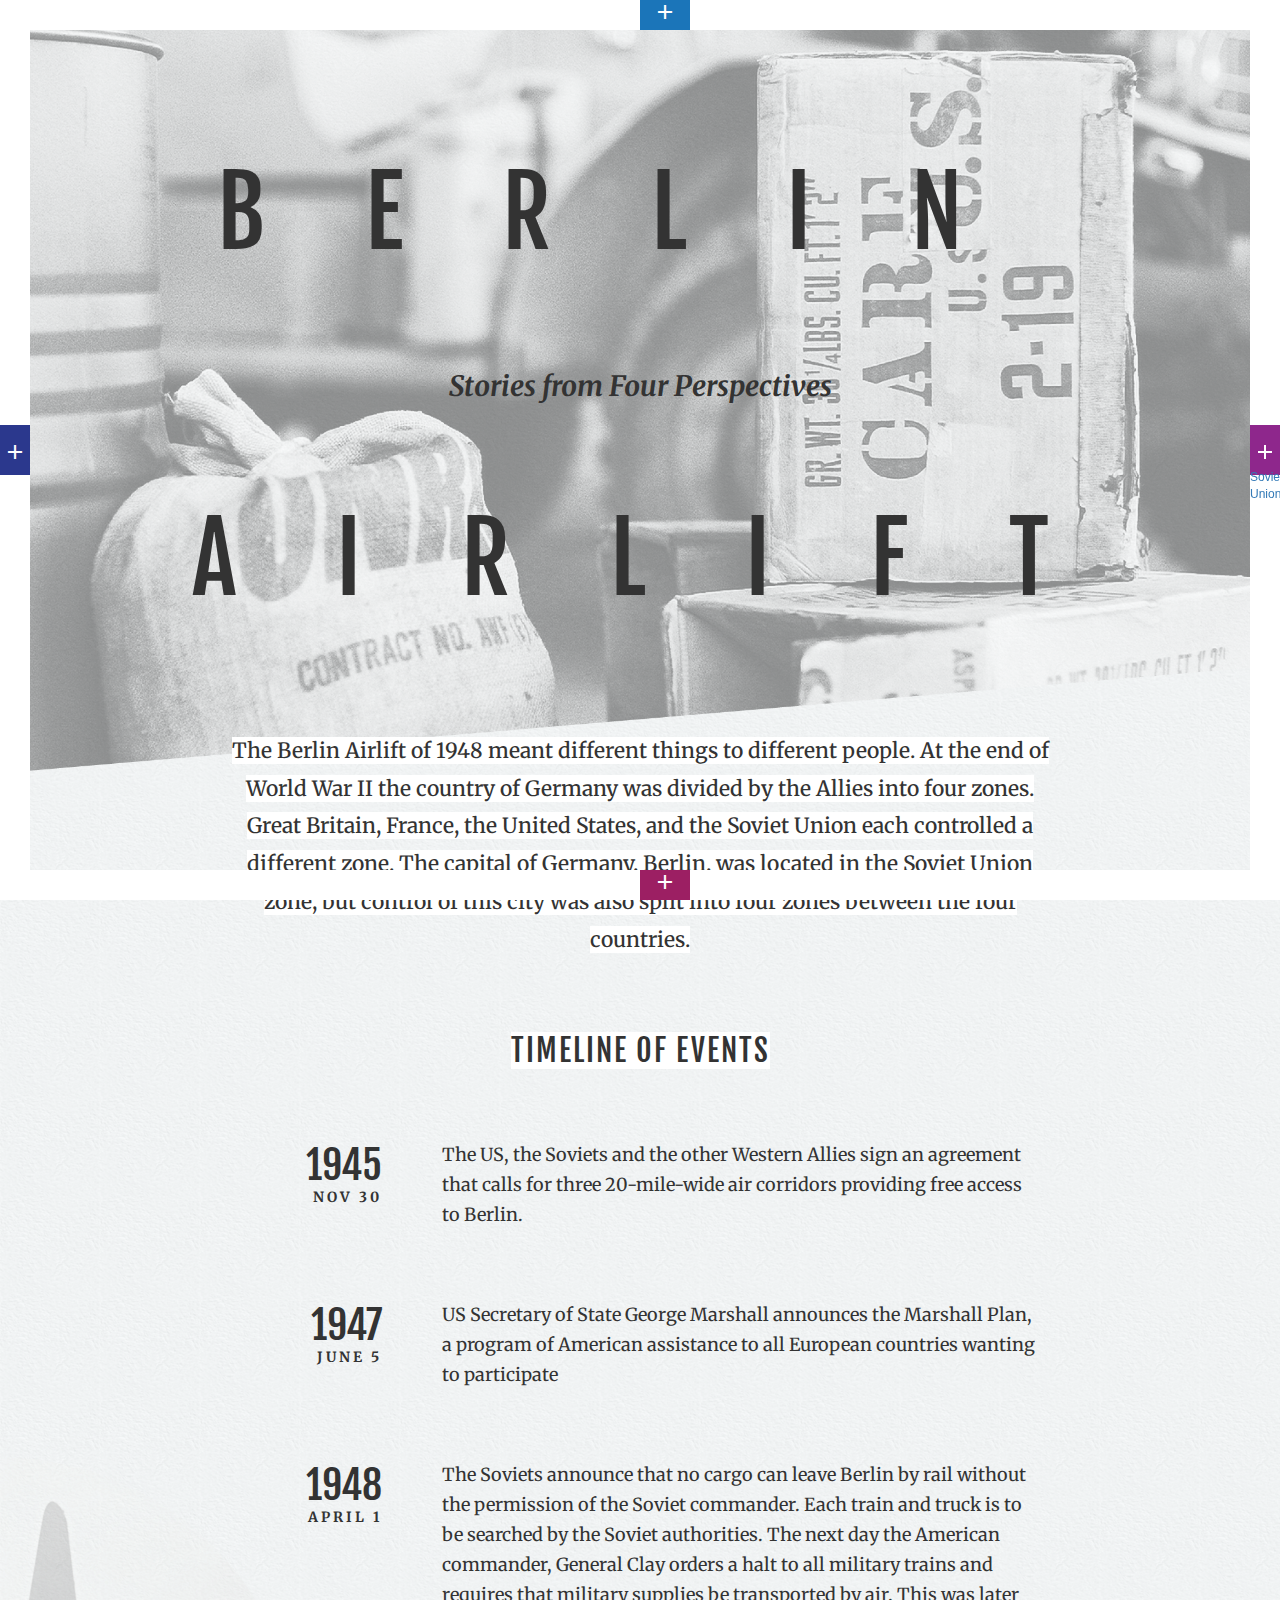
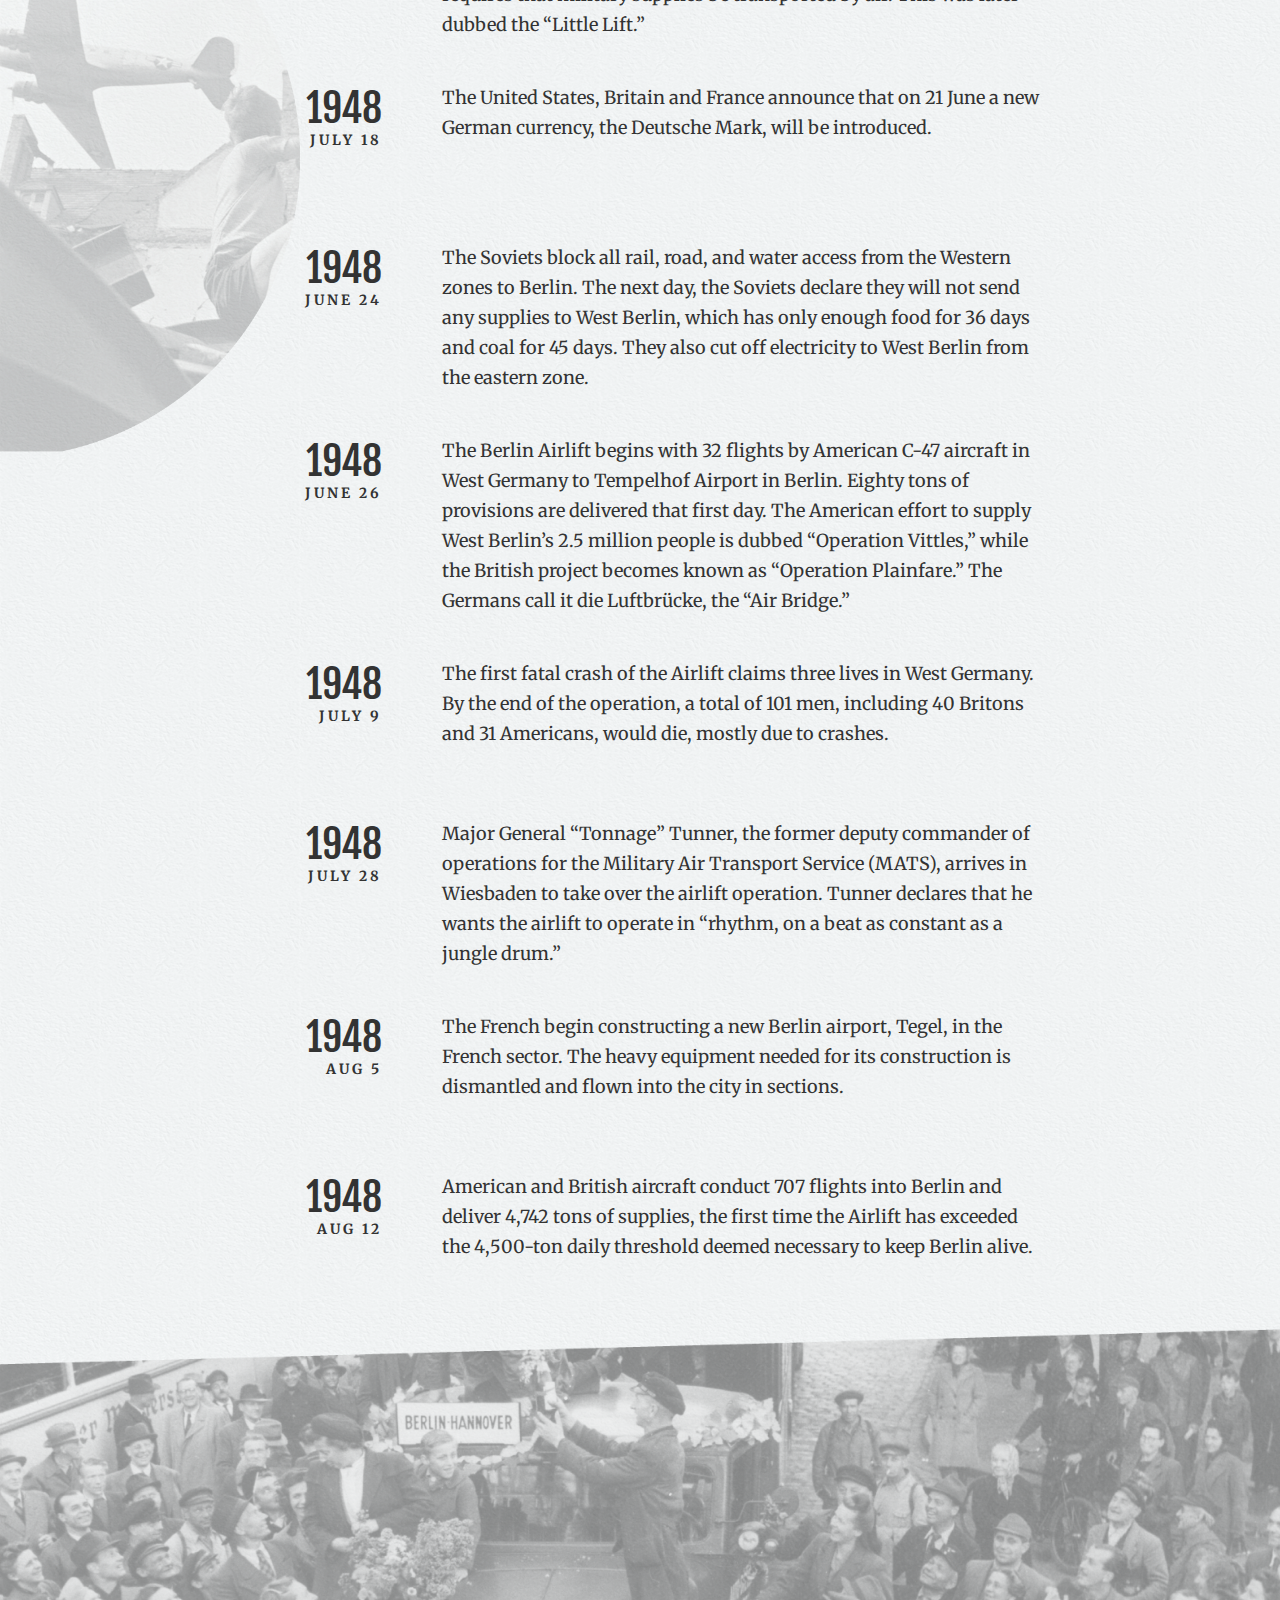
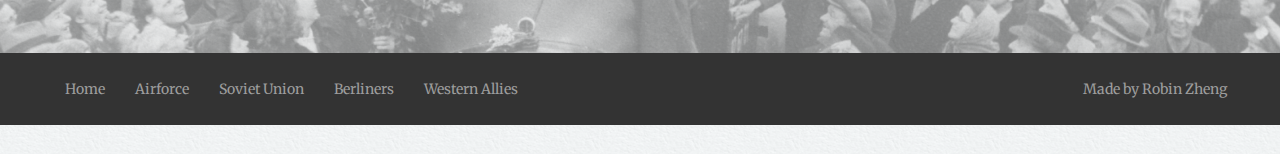
<file: index.html>
<!DOCTYPE html>
<html lang="en">
  <head>
    <meta charset="utf-8">
	<meta http-equiv="X-UA-Compatible" content="IE=edge">
	<meta name="viewport" content="width=device-width, initial-scale=1">
    <title>Home</title>
    <link href="https://fonts.googleapis.com/css?family=Fjalla+One|Merriweather:400,700,300,400italic|Merriweather+Sans:400,300,700" rel="stylesheet" type="text/css">
    
    <!-- Bootstrap -->
	<link href="css/bootstrap.css" rel="stylesheet">

	<!-- HTML5 shim and Respond.js for IE8 support of HTML5 elements and media queries -->
	<!-- WARNING: Respond.js doesn't work if you view the page via file:// -->
	<!--[if lt IE 9]>
		  <script src="https://oss.maxcdn.com/html5shiv/3.7.2/html5shiv.min.js"></script>
		  <script src="https://oss.maxcdn.com/respond/1.4.2/respond.min.js"></script>
		<![endif]-->
    <link href="style.css" rel="stylesheet" type="text/css" />
	<link href="https://fonts.googleapis.com/icon?family=Material+Icons"
      rel="stylesheet">
    
  </head>
  
<body id="Home-Page">
	
    
<!-- WHITE BORDER & NAV -->

<div id="left"></div>
<div id="right"></div>
<div id="top"></div>
<div id="bottom"></div>


    <a href="Airforce.html" >
    	<div id="north" > <i class="material-icons horizontal">add</i> <span class="nav-airforce">Airforce</span> </div>
    </a>
    <a href="Berliners.html" >
    	<div id="south" > <i class="material-icons horizontal">add</i> <span class="nav-berliners"> Berliners </span> </div>
    </a>
    <a href="Soviet-Union.html" >
    	<div id="east" > <i class="material-icons vertical">add</i> <span class="nav-soviet-union"> Soviet Union </span> </div>
    </a>
    <a href="Western-Allies.html" > <div id="west" >
    	<i class="material-icons vertical">add</i> <span class="nav-western-allies"> Western Allies </span> </div>
    </a>
    

    
<div class="container landing-image">
  
 <!--"Berline Airlift" Title-->
 
 <div class="row">
    <div class="col-sm-12" id="home-page-column-1">
      	<h1 id="Site-title-Berlin">BERLIN</h1> 
    	<h2 id="Site-tagline"> Stories from Four Perspectives </h2> 
    	<h1 id="Site-title-Airlift"> AIRLIFT </h1>
         <!--<p id="Scroll-down"> scroll down </p>-->
    </div>
  </div>
  
 <!--Introduction Paragraph-->

 <div class="row">
        <div class="col-lg-12">
        	<h2 id="introduction-text"> <span class="body-white"> The Berlin Airlift of 1948 meant different things to different people. At the end of World War II the country of Germany was divided by the Allies into four zones. Great Britain, France, the United States, and the Soviet Union each controlled a different zone. The capital of Germany, Berlin, was located in the Soviet Union zone, but control of this city was also split into four zones between the four countries.  </span> </h2>
             <h3 id="Timeline-Title" > <span class="body-white"> TIMELINE OF EVENTS </span> </h3> 
        </div>
   </div>
   
 <!--Timeline-->
   <div class="row">
    <div class="col-sm-4 timeline-date">
        <p class="timeline-year"> 1945 </p> 
        <p class="timeline-month"> Nov 30  </p> 
    </div>
    <div class="col-sm-8 timeline-description" >
    	<p class="timeline-description">  The US, the Soviets and the other Western Allies sign an agreement that calls for three 20-mile-wide air corridors providing free access to Berlin.  </p>
    </div>
 	
    </div>
   <div class="row">
    <div class="col-sm-4 timeline-date">
        <p class="timeline-year"> 1947 </p> 
        <p class="timeline-month"> June 5 </p> 
    </div>
    <div class="col-sm-8" >
    	<p class="timeline-description">  US Secretary of State George Marshall announces the Marshall Plan, a program of American assistance to all European countries wanting to participate </p>
    </div>
 	
    </div>
   <div class="row">
    <div class="col-sm-4 timeline-date">
        <p class="timeline-year"> 1948 </p> 
        <p class="timeline-month"> April 1 </p> 
    </div>
    <div class="col-sm-8">
    	<p class="timeline-description">  The Soviets announce that no cargo can leave Berlin by rail without the permission of the Soviet commander. Each train and truck is to be searched by the Soviet authorities. The next day the American commander, General Clay orders a halt to all military trains and requires that military supplies be transported by air. This was later dubbed the “Little Lift.” </p>
    </div>
 <div id="page-background" style="position:absolute;"> <img src="images/background-shape-1.png" width="300px" height="auto" alt="blah"/></div>
  </div>
   <div class="row">
    <div class="col-sm-4 timeline-date">
        <p class="timeline-year"> 1948 </p> 
        <p class="timeline-month"> July 18 </p> 
    </div>
    <div class="col-sm-8" >
    	<p class="timeline-description">  The United States, Britain and France announce that on 21 June a new German currency, the Deutsche Mark, will be introduced.  </p>
    </div>
 	
    </div>
   <div class="row">
    <div class="col-sm-4 timeline-date">
        <p class="timeline-year"> 1948 </p> 
        <p class="timeline-month"> June 24 </p> 
    </div>
    <div class="col-sm-8">
    	<p class="timeline-description">  The Soviets block all rail, road, and water access from the Western zones to Berlin. The next day, the Soviets declare they will not send any supplies to West Berlin, which has only enough food for 36 days and coal for 45 days. They also cut off electricity to West Berlin from the eastern zone.  </p>
    </div>
 	
    </div>
    <div class="row">
    <div class="col-sm-4 timeline-date">
        <p class="timeline-year"> 1948 </p> 
        <p class="timeline-month"> June 26 </p> 
    </div>
    <div class="col-sm-8">
    	<p class="timeline-description"> The Berlin Airlift begins with 32 flights by American C-47 aircraft in West Germany to Tempelhof Airport in Berlin. Eighty tons of provisions are delivered that first day. The American effort to supply West Berlin’s 2.5 million people is dubbed “Operation Vittles,” while the British project becomes known as “Operation Plainfare.” The Germans call it die Luftbrücke, the “Air Bridge.”  </p>
    </div>
 	
    </div>
    <div class="row">
    <div class="col-sm-4 timeline-date">
        <p class="timeline-year"> 1948 </p> 
        <p class="timeline-month"> July 9 </p> 
    </div>
    <div class="col-sm-8">
    	<p class="timeline-description">  The first fatal crash of the Airlift claims three lives in West Germany. By the end of the operation, a total of 101 men, including 40 Britons and 31 Americans, would die, mostly due to crashes.  </p>
    </div>
 	
    </div>
    <div class="row">
    <div class="col-sm-4 timeline-date">
        <p class="timeline-year"> 1948 </p> 
        <p class="timeline-month"> July 28 </p> 
    </div>
    <div class="col-sm-8">
    	<p class="timeline-description">  Major General “Tonnage” Tunner, the former deputy commander of operations for the Military Air Transport Service (MATS), arrives in Wiesbaden to take over the airlift operation. Tunner declares that he wants the airlift to operate in “rhythm, on a beat as constant as a jungle drum.” </p>
    </div>
 	
    </div>
    <div class="row">
    <div class="col-sm-4 timeline-date">
        <p class="timeline-year"> 1948 </p> 
        <p class="timeline-month"> Aug 5 </p> 
    </div>
    <div class="col-sm-8">
    	<p class="timeline-description">  The French begin constructing a new Berlin airport, Tegel, in the French sector. The heavy equipment needed for its construction is dismantled and flown into the city in sections. </p>
    </div>
 	
    </div>
    <div class="row">
    <div class="col-sm-4 timeline-date">
        <p class="timeline-year"> 1948 </p> 
        <p class="timeline-month"> Aug 12 </p> 
    </div>
    <div class="col-sm-8">
    	<p class="timeline-description">  American and British aircraft conduct 707 flights into Berlin and deliver 4,742 tons of supplies, the first time the Airlift has exceeded the 4,500-ton daily threshold deemed necessary to keep Berlin alive.  </p>
    </div>
 	
    </div>
 
<!--Timeline-->

</div><!--container-->

 <div class="row">
      <img src="images/img-footer-2.png" width="1611" height="410" alt="df" class="footer"/> 
 </div>

<div id="footer"><!--footer-->


<nav class="navbar navbar-inverse">
  <div class="container-fluid">
    <ul class="nav navbar-nav">
      <li><a href="index.html" id="nav-home">Home</a></li>
      <li><a href="Airforce.html" id="nav-airforce">Airforce</a></li>
      <li><a href="Soviet-Union.html" id="nav-soviet-union">Soviet Union</a></li>
      <li><a href="Berliners.html" id="nav-berliners">Berliners</a></li>
      <li><a href="Western-Allies.html" id="nav-western-allies">Western Allies</a></li>
    </ul>
    <ul class="nav navbar-nav navbar-right">
      <li><a href="https://www.linkedin.com/in/zhengrobin"> Made by Robin Zheng </a></li>
    </ul>
  </div>
</nav>

</div><!--footer-->


<!-----------------------------------------------------JAVASCRIPT / JQUERY------------------------------------------------------->
   
    
    
    <!-- jQuery (necessary for Bootstrap's JavaScript plugins) --> 
	<script src="js/jquery-1.11.3.min.js"></script>
    <script>
	$( "#north" ).hover(function() {
  		$( ".landing-image" ).toggleClass( "airforce");
		$( ".nav-airforce" ).toggleClass( "active" );
	});
	$( "#west" ).hover(function() {
  		$( ".landing-image" ).toggleClass( "western-allies");
		$( ".nav-western-allies" ).toggleClass( "active" );
	});
	$( "#south" ).hover(function() {
  		$( ".landing-image" ).toggleClass( "berliners");
		$( ".nav-berliners" ).toggleClass( "active" );
	});
    </script>

	<!-- Include all compiled plugins (below), or include individual files as needed --> 
	<script src="js/bootstrap.js"></script>
  </body>
</html>
</file>
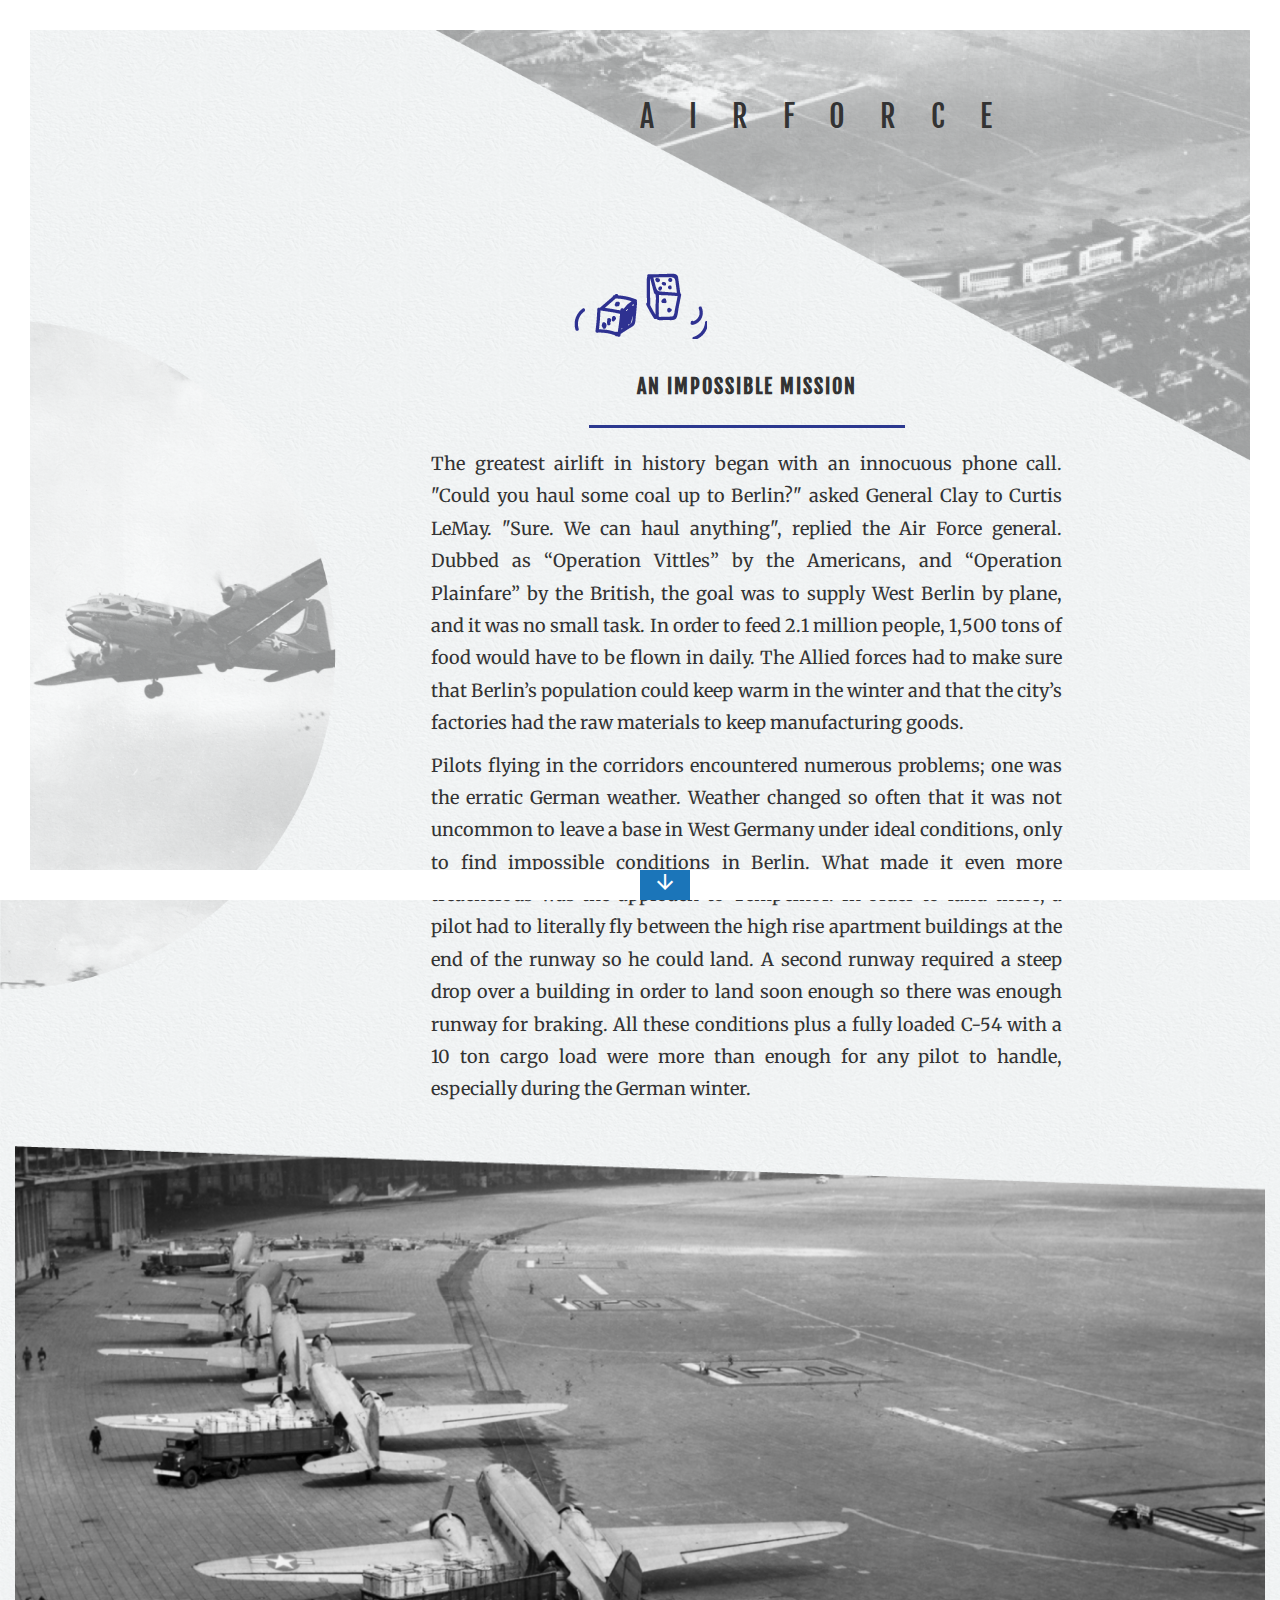
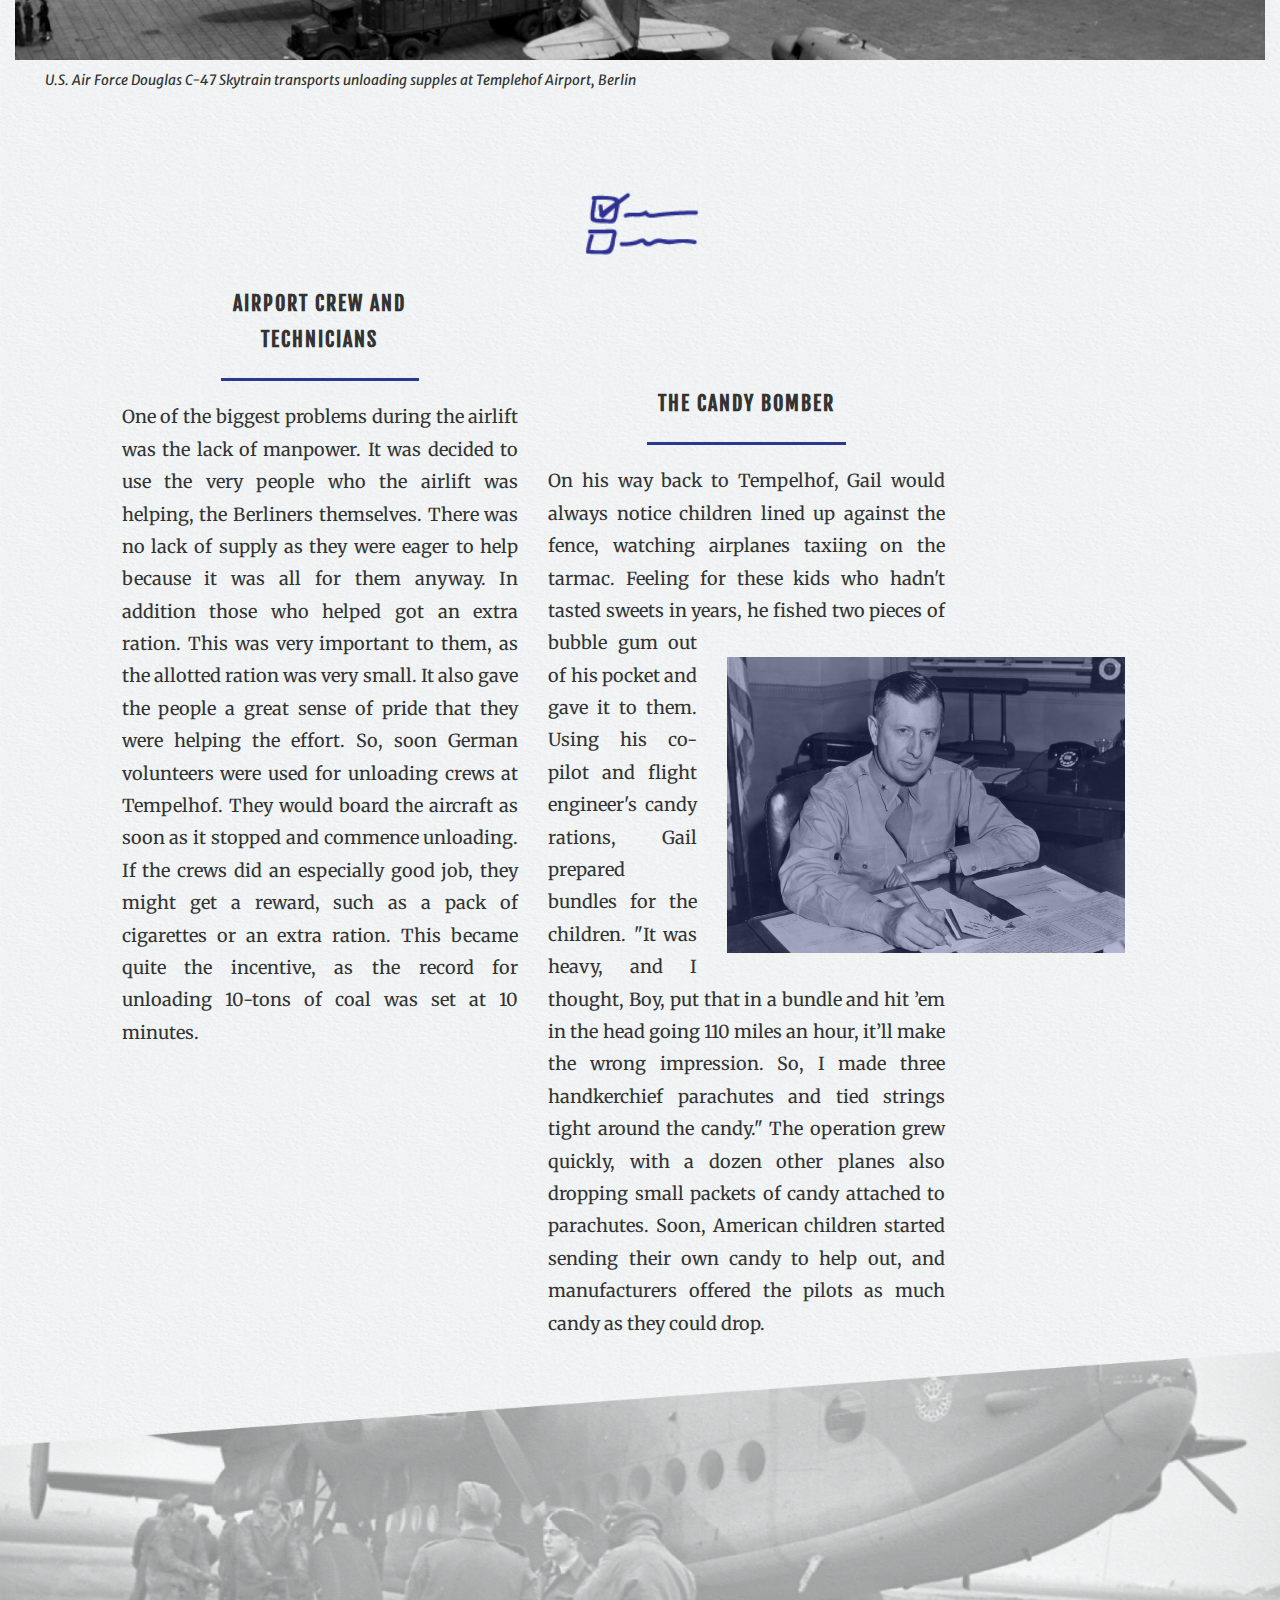
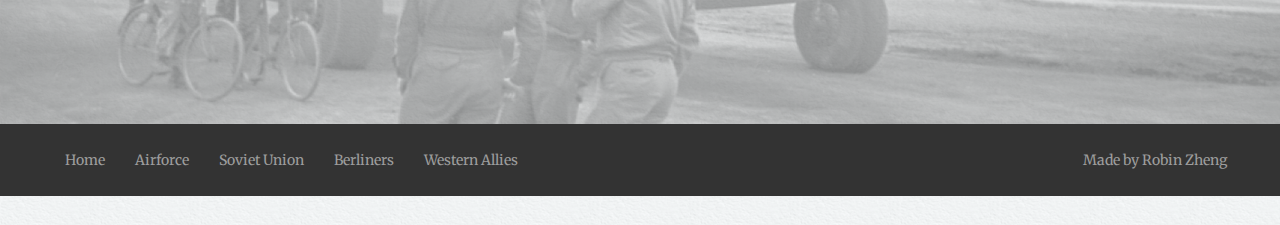
<file: Airforce.html>
<!DOCTYPE html>
<html lang="en">
  <head>
    <meta charset="utf-8">
	<meta http-equiv="X-UA-Compatible" content="IE=edge">
	<meta name="viewport" content="width=device-width, initial-scale=1">
    <title>Airforce</title>
    <link href="https://fonts.googleapis.com/css?family=Fjalla+One|Merriweather:400,700,300,400italic|Merriweather+Sans:400,300,700" rel="stylesheet" type="text/css">
    
    <!-- Bootstrap -->
	<link href="css/bootstrap.css" rel="stylesheet">

	<!-- HTML5 shim and Respond.js for IE8 support of HTML5 elements and media queries -->
	<!-- WARNING: Respond.js doesn't work if you view the page via file:// -->
	<!--[if lt IE 9]>
		  <script src="https://oss.maxcdn.com/html5shiv/3.7.2/html5shiv.min.js"></script>
		  <script src="https://oss.maxcdn.com/respond/1.4.2/respond.min.js"></script>
		<![endif]-->
    <link href="style.css" rel="stylesheet" type="text/css" />
	<link href="https://fonts.googleapis.com/icon?family=Material+Icons"
      rel="stylesheet">
    
    
  </head>
  
<body id="Airforce-Page">
	
    
<!-- WHITE BORDER & NAV -->

<div id="left"></div>
<div id="right"></div>
<div id="top"></div>
<div id="bottom"></div>

    <a href="index.html"> <div id="south"> <i class="material-icons horizontal">arrow_downward</i> </div> </a>
    
      
<div class="container">

 <div class="row"><!-- SITE TITLE -->

    <div class="col-sm-12">
      	<h1 id="Subpage-Title-1">AIRFORCE</h1>
    </div>
  </div>
  
<!-- ARTICLE 1: betting on the airlift -->
 <div class="row">
         <div class="col-sm-12">
         	 <img src="images/illustration-western-allies-1.png" width="auto" height="66" alt="" id="illustration-1" class="center-block"/> 
         </div>
 </div>
  
 <div class="row">
 	 <div class="col-sm-2"></div>
     <div class="col-sm-10 normal-column-right">
        	<h2 class="article-header"> AN IMPOSSIBLE MISSION </h2>
            <p class="body-copy"> The greatest airlift in history began with an innocuous phone call. "Could you haul some coal up to Berlin?" asked General Clay to Curtis LeMay. "Sure. We can haul anything", replied the Air Force general. Dubbed as “Operation Vittles” by the Americans, and “Operation Plainfare” by the British, the goal was to supply West Berlin by plane, and it was no small task. In order to feed 2.1 million people, 1,500 tons of food would have to be flown in daily.  The Allied forces had to make sure that Berlin’s population could keep warm in the winter and that the city’s factories had the raw materials to keep manufacturing goods. </p>
            
            <p> </p>

			<p class="body-copy"> Pilots flying in the corridors encountered numerous problems; one was the erratic German weather.  Weather changed so often that it was not uncommon to leave a base in West Germany under ideal conditions, only to find impossible conditions in Berlin.  What made it even more treacherous was the approach to Tempelhof.  In order to land there, a pilot had to literally fly between the high rise apartment buildings at the end of the runway so he could land.  A second runway required a steep drop over a building in order to land soon enough so there was enough runway for braking. All these conditions plus a fully loaded C-54 with a 10 ton cargo load were more than enough for any pilot to handle, especially during the German winter.
</p>
     </div>
  </div>
   


<!-- IMAGE / SLIDEHOW-->
<div class="row">
	<div class="col-lg-12">
   	    <img src="images/img-airforce-1.png" alt="blah" id="Western-Allies-img"/> 
       	<div class="caption"> U.S. Air Force Douglas C-47 Skytrain transports unloading supples at Templehof Airport, Berlin </div>
     </div>
</div>


<!-- ARTICLE 2: Setting a New Standard -->

	<div class="row">
         <div class="col-sm-12">
         	 <img src="images/illustration-western-allies-2.png" width="auto" height="66" alt="article 2" id="illustration-1" class="center-block"/> 
         </div>
 	</div>
  
 <div class="row">
 	<div class="col-sm-1"></div>
     <div class="col-sm-4 narrow-column-1">
        	<h2 class="article-header"> Airport Crew and Technicians </h2>
            <p class="body-copy"> One of the biggest problems during the airlift was the lack of manpower.  It was decided to use the very people who the airlift was helping, the Berliners themselves.  There was no lack of supply as they were eager to help because it was all for them anyway.  In addition those who helped got an extra ration. This was very important to them, as the allotted ration was very small.  It also gave the people a great sense of pride that they were helping the effort. So, soon German volunteers were used for unloading crews at Tempelhof. They would board the aircraft as soon as it stopped and commence unloading.  If the crews did an especially good job, they might get a reward, such as a pack of cigarettes or an extra ration.  This became quite the incentive, as the record for unloading 10-tons of coal was set at 10 minutes.  </p>
    </div>
	<div class="col-sm-4 narrow-column-2">

            <h2 class="article-header"> The Candy Bomber </h2>
			<p class="body-copy"> On his way back to Tempelhof, Gail would always notice children lined up against the fence, watching airplanes taxiing on the tarmac. Feeling for these kids who hadn't tasted sweets in years, <span id="inset-2"> <img src="images/img-western-allies-3.png" width="398" height="296" alt="Tunner"/> <span class="text-content"><span>“We can keep on pouring it in for 20 years if we have to.” - General William Tunner USAF</span></span></span>he fished two pieces of bubble gum out of his pocket and gave it to them. Using his co-pilot and flight engineer's candy rations, Gail prepared bundles for the children. "It was heavy, and I thought, Boy, put that in a bundle and hit ’em in the head going 110 miles an hour, it’ll make the wrong impression. So, I made three handkerchief parachutes and tied strings tight around the candy." The operation grew quickly, with a dozen other planes also dropping small packets of candy attached to parachutes. Soon, American children started sending their own candy to help out, and manufacturers offered the pilots as much candy as they could drop.
</p>
    </div>
     <div class="col-sm-3"></div>
</div>
   


</div><!--container-->

    <div class="row">
      <img src="images/img-footer-3.png" width="1611" height="410" alt="df" class="footer"/> 
     </div>


<div id="footer"><!--footer-->

<nav class="navbar navbar-inverse">
  <div class="container-fluid">
    <ul class="nav navbar-nav">
      <li><a href="index.html" id="nav-home">Home</a></li>
      <li><a href="Airforce.html" id="nav-airforce">Airforce</a></li>
      <li><a href="Soviet-Union.html" id="nav-soviet-union">Soviet Union</a></li>
      <li><a href="Berliners.html" id="nav-berliners">Berliners</a></li>
      <li><a href="Western-Allies.html" id="nav-western-allies">Western Allies</a></li>
    </ul>
    <ul class="nav navbar-nav navbar-right">
      <li><a href="https://www.linkedin.com/in/zhengrobin"> Made by Robin Zheng </a></li>
    </ul>
  </div>
</nav>

    
</div><!--footer-->



    
    
    
    
    
    
    
    
    
    
    
    
    
    
    
    
    <!-- jQuery (necessary for Bootstrap's JavaScript plugins) --> 
	<script src="js/jquery-1.11.3.min.js"></script>

	<!-- Include all compiled plugins (below), or include individual files as needed --> 
	<script src="js/bootstrap.js"></script>
  </body>
</html>
</file>
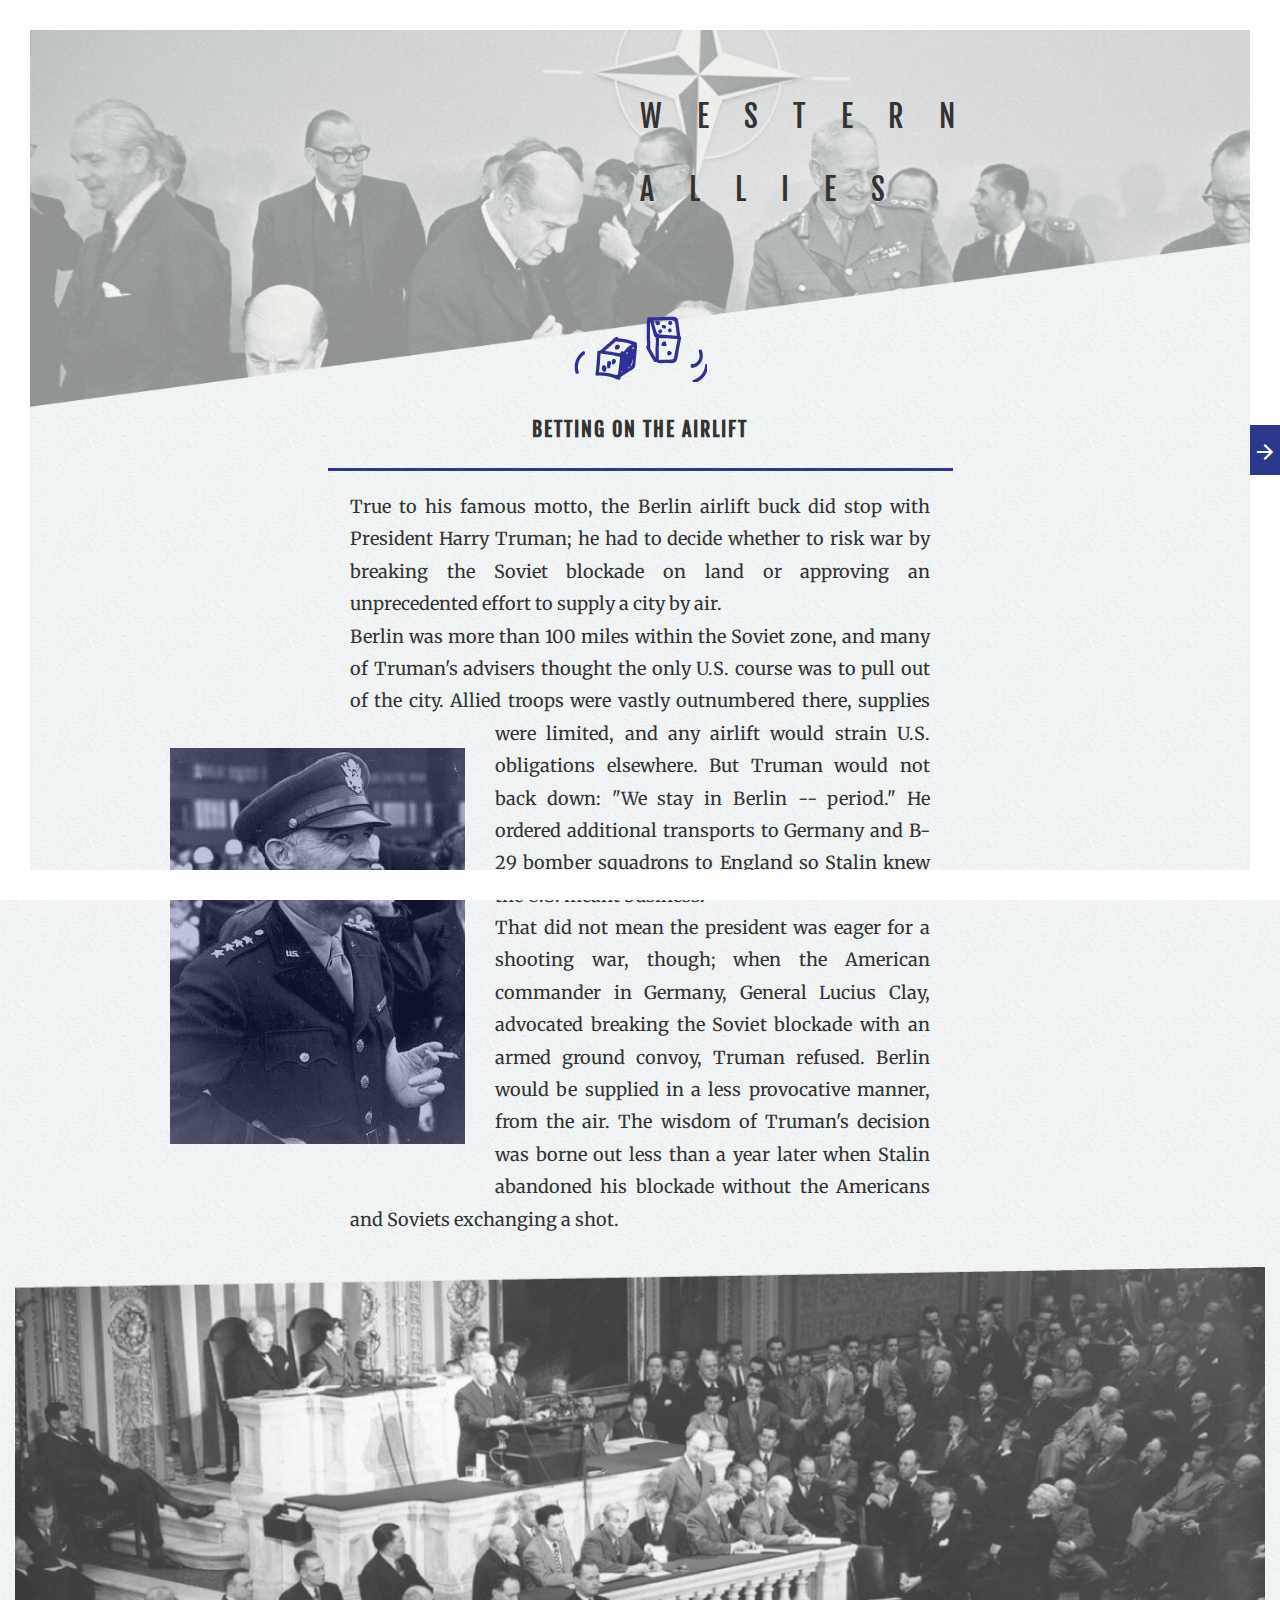
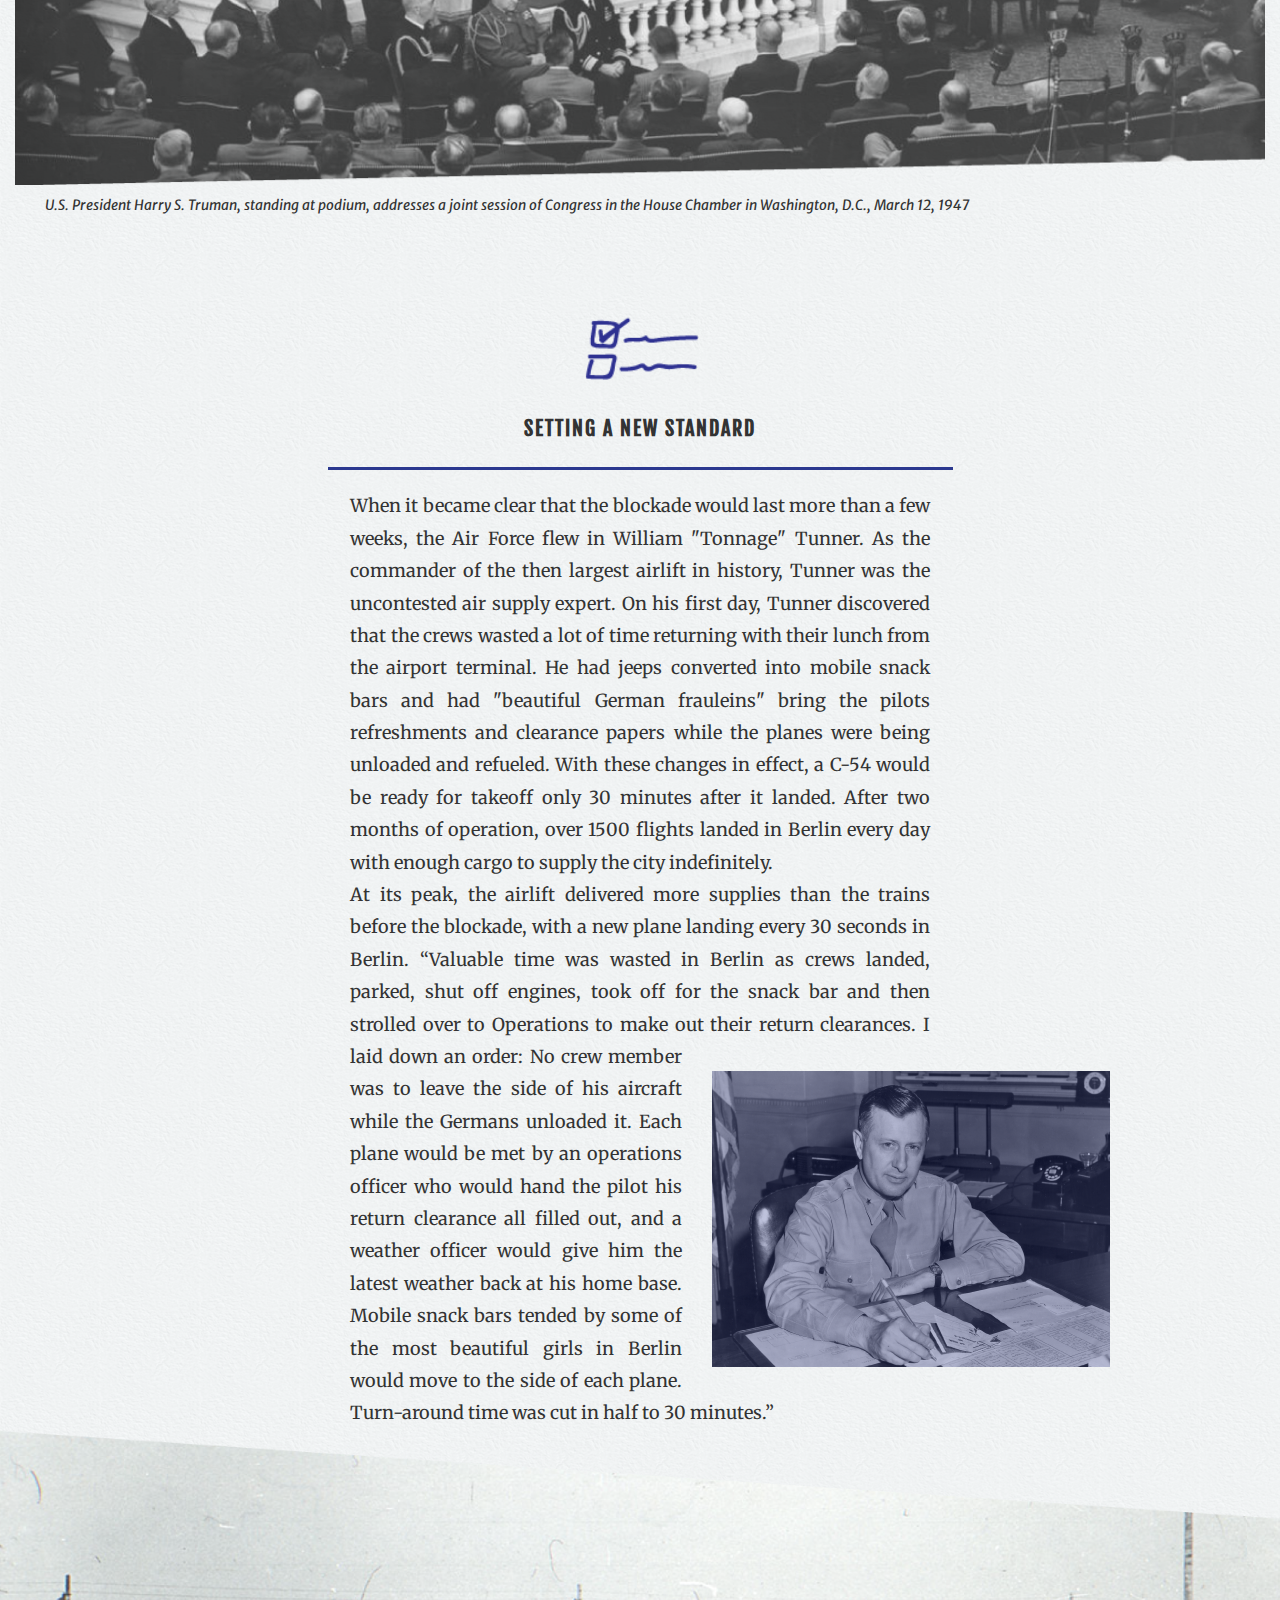
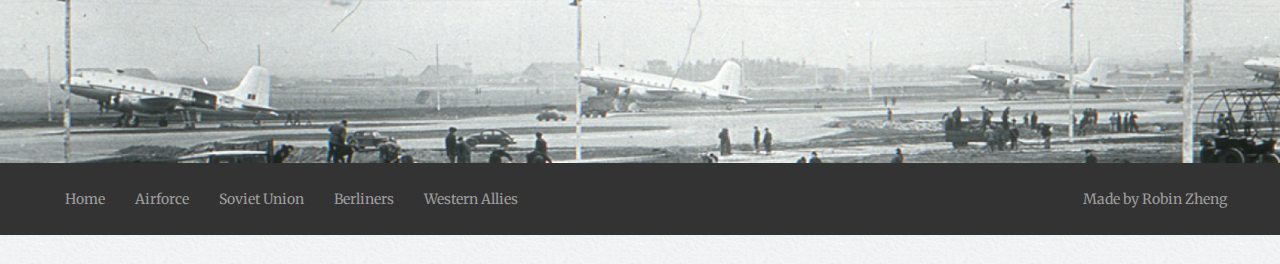
<file: Western-Allies.html>
<!DOCTYPE html>
<html lang="en">
  <head>
    <meta charset="utf-8">
	<meta http-equiv="X-UA-Compatible" content="IE=edge">
	<meta name="viewport" content="width=device-width, initial-scale=1">
    <title>Western-Allies</title>
    <link href="https://fonts.googleapis.com/css?family=Fjalla+One|Merriweather:400,700,300,400italic|Merriweather+Sans:400,300,700" rel="stylesheet" type="text/css">
    
    <!-- Bootstrap -->
	<link href="css/bootstrap.css" rel="stylesheet">

	<!-- HTML5 shim and Respond.js for IE8 support of HTML5 elements and media queries -->
	<!-- WARNING: Respond.js doesn't work if you view the page via file:// -->
	<!--[if lt IE 9]>
		  <script src="https://oss.maxcdn.com/html5shiv/3.7.2/html5shiv.min.js"></script>
		  <script src="https://oss.maxcdn.com/respond/1.4.2/respond.min.js"></script>
		<![endif]-->
    <link href="style.css" rel="stylesheet" type="text/css" />
	<link href="https://fonts.googleapis.com/icon?family=Material+Icons"
      rel="stylesheet">
    
    
  </head>
  
<body id="Western-Allies-Page">
	
    
<!-- WHITE BORDER & NAV -->

<div id="left"></div>
<div id="right"></div>
<div id="top"></div>
<div id="bottom"></div>

    <a href="index.html"> <div id="east"> <i class="material-icons vertical"  >arrow_forward</i> </div> </a>
    
      
<div class="container">

 <div class="row"><!-- SITE TITLE -->

    <div class="col-sm-12">
      	<h1 id="Subpage-Title-1">WESTERN </h1>
        <h1 id="Subpage-Title-2">ALLIES </h1> 
    </div>
  </div>
  
<!-- ARTICLE 1: betting on the airlift -->
 <div class="row">
         <div class="col-sm-12">
         	 <img src="images/illustration-western-allies-1.png" width="auto" height="66" alt="" id="illustration-1" class="center-block"/> 
         </div>
 </div>
  
 <div class="row">
     <div class="col-sm-12">
        	<h2 class="article-header"> Betting on the Airlift </h2>
            <p class="body-copy"> True to his famous motto, the Berlin airlift buck did stop with President Harry Truman; he had to decide whether to risk war by breaking the Soviet blockade on land or approving an unprecedented effort to supply a city by air. </p>

<p class="body-copy"> Berlin was more than 100 miles within the Soviet zone, and many of Truman's advisers thought the only U.S. course was to pull out of the city. Allied troops were vastly outnumbered there, supplies were limited, <span id="inset-1"> <img src="images/img-western-allies-2.png" width="295" height="396" alt="general"/> </span> and any airlift would strain U.S. obligations elsewhere. But Truman would not back down: "We stay in Berlin -- period." He ordered additional transports to Germany and B-29 bomber squadrons to England so Stalin knew the U.S. meant business. </p>

<p class="body-copy"> That did not mean the president was eager for a shooting war, though; when the American commander in Germany, General Lucius Clay, advocated breaking the Soviet blockade with an armed ground convoy, Truman refused. Berlin would be supplied in a less provocative manner, from the air. The wisdom of Truman's decision was borne out less than a year later when Stalin abandoned his blockade without the Americans and Soviets exchanging a shot.</p>
        </div>
  </div>
   


<!-- IMAGE / SLIDEHOW-->
<div class="row">
	<div class="col-lg-12">
   	    <img src="images/img-western-allies-1.png" alt="blah" id="Western-Allies-img"/> 
       	<div class="caption"> U.S. President Harry S. Truman, standing at podium, addresses a joint session of Congress in the House Chamber in Washington, D.C., March 12, 1947 </div>
     </div>
</div>


<!-- ARTICLE 2: Setting a New Standard -->

	<div class="row">
         <div class="col-sm-12">
         	 <img src="images/illustration-western-allies-2.png" width="auto" height="66" alt="article 2" id="illustration-1" class="center-block"/> 
         </div>
 </div>
  
 <div class="row">
     <div class="col-sm-12">
        	<h2 class="article-header"> Setting a New Standard </h2>
            <p class="body-copy"> When it became clear that the blockade would last more than a few weeks, the Air Force flew in William "Tonnage" Tunner. As the commander of the then largest airlift in history, Tunner was the uncontested air supply expert. On his first day, Tunner discovered that the crews wasted a lot of time returning with their lunch from the airport terminal. He had jeeps converted into mobile snack bars and had "beautiful German frauleins" bring the pilots refreshments and clearance papers while the planes were being unloaded and refueled. With these changes in effect, a C-54 would be ready for takeoff only 30 minutes after it landed. After two months of operation, over 1500 flights landed in Berlin every day with enough cargo to supply the city indefinitely. </p>

<p class="body-copy"> At its peak, the airlift delivered more supplies than the trains before the blockade, with a new plane landing every 30 seconds in Berlin. “Valuable time was wasted in Berlin as crews landed, parked, shut off engines, took off for the snack bar and then strolled over to Operations to make out their return clearances. <span id="inset-2"> <img src="images/img-western-allies-3.png" width="398" height="296" alt="Tunner"/> <span class="text-content"><span>“We can keep on pouring it in for 20 years if we have to.” - General William Tunner USAF</span></span></span> I laid down an order: No crew member was to leave the side of his aircraft while the Germans unloaded it. Each plane would be met by an operations officer who would hand the pilot his return clearance all filled out, and a weather officer would give him the latest weather back at his home base. Mobile snack bars tended by some of the most beautiful girls in Berlin would move to the side of each plane. Turn-around time was cut in half to 30 minutes.”
</p>
        </div>
  </div>
   


</div><!--container-->

    <div class="row">
      <img src="images/img-footer.png" width="1611" height="410" alt="df" class="footer"/> 
     </div>


<div id="footer"><!--footer-->


<nav class="navbar navbar-inverse">
  <div class="container-fluid">
    <ul class="nav navbar-nav">
      <li><a href="index.html" id="nav-home">Home</a></li>
      <li><a href="Airforce.html" id="nav-airforce">Airforce</a></li>
      <li><a href="Soviet-Union.html" id="nav-soviet-union">Soviet Union</a></li>
      <li><a href="Berliners.html" id="nav-berliners">Berliners</a></li>
      <li><a href="Western-Allies.html" id="nav-western-allies">Western Allies</a></li>
    </ul>
    <ul class="nav navbar-nav navbar-right">
      <li><a href="https://www.linkedin.com/in/zhengrobin"> Made by Robin Zheng </a></li>
    </ul>
  </div>
</nav>

    
</div><!--footer-->



    
    
    
    
    
    
    
    
    
    
    
    
    
    
    
    
    <!-- jQuery (necessary for Bootstrap's JavaScript plugins) --> 
	<script src="js/jquery-1.11.3.min.js"></script>

	<!-- Include all compiled plugins (below), or include individual files as needed --> 
	<script src="js/bootstrap.js"></script>
  </body>
</html>
</file>
<file: style.css>
@charset "UTF-8";
/* CSS Document */

* { margin:0;
padding:0; }

/*------------------------------
COMMENT TEMPLATE
-------------------------------*/

/*-------------------------------------------ALL PAGES------------------------------------------*/

body {
	background-image:url(images/handmadepaper.png);
}


/*-----------------
White Site Border
------------------*/


#top, #bottom, #left, #right {
	background: #ffffff;
	position: fixed;
	 z-index: +1;
	 
}
	#left, #right {
		top: 0; bottom: 0;
		width: 30px;
		}
		#left { left: 0; }
		#right { right: 0; }
		
	#top, #bottom {
		left: 0; right: 0;
		height: 30px;
		}
		#top { top: 0; }
		#bottom { bottom: 0; }
		
/*-----------------
Footer / Nav Bar
------------------*/

#footer{
	
	width:100%;
	background:#3d3d3d;
	float:left;
	height:auto;
	margin-bottom: 29px;
}
	
.navbar {
	
	border-radius: 0px;
	margin-bottom: 0px;
}

.container-fluid {
    margin-top: 10px;
    margin-bottom: 10px;
	padding-right: 52px;
    padding-left: 49px;}
	
.navbar-inverse .navbar-nav > .active > a {
	
	background-color:#333;
	
}

.navbar-inverse .navbar-nav > li:hover{
	color:#287449;
    }


.navbar-inverse {
	background-color:#333;
    border-color: #333;
}


.container-fluid {
	
	font-family: 'Merriweather', serif;
    font-size: 14px;
}

img.footer {
	z-index:-2;	
	width: 100%;
    height: auto;
}


/*-----------------
Nav Bar Hover State
------------------*/

a#nav-home:hover  {
	color:#fff;
}

a#nav-airforce:hover  {
	color:red;
}

a#nav-berliners:hover  {
	color:green;
}

a#nav-western-allies:hover  {
	color:blue;
}

a#nav-soviet-union:hover  {
	color:yellow;
}

/*-----------------------------------------All Subpages-----------------------------------------*/

/*-----------------
Page Title
------------------*/
#Subpage-Title-1 {
	
	font-family: 'Fjalla One', sans-serif;
	font-size:30px;
	letter-spacing:35px;
    margin-left: 50%;
    text-align: left;
    margin-bottom: 40px;
	margin-top: 100px;
}

#Subpage-Title-2 {
	
	font-family: 'Fjalla One', sans-serif;
	font-size:30px;
	letter-spacing:35px;
    margin-left: 50%;
    text-align: left;
}

/*-----------------
Articles
------------------*/


h2.article-header {
	
	    text-align: center;
		font-size:20px;
		font-family: 'Fjalla One', sans-serif;
		font-weight:700;
		border-bottom:solid #2B388F medium;
		padding-bottom: 20px;
    	margin: 0 25%;
    	margin-bottom: 20px;
		line-height: 1.8;
		letter-spacing:2px;
		text-transform:uppercase;

}

p.body-copy {
		font-family: 'Merriweather', serif;
		font-size:18px;
		text-align: justify;
		line-height: 1.8;
}


/*-------------------------------------------HOME PAGE-------------------------------------------*/

/*-----------------
Background Image
------------------*/
	
body#Home-Page .container {
	background:url(images/background-home.png) no-repeat center top;
	width:100%;
	height:auto;
	background-size: contain;

}

body#Home-Page .container.airforce {
	background:url(images/background-airforce.png) no-repeat center top;
	width:100%;
	height:auto;
	background-size: contain;
	
}

body#Home-Page .container.western-allies {
	background:url(images/background-western-allies.png) no-repeat center top;
	width:100%;
	height:auto;
	background-size: contain;
	
}

body#Home-Page .container.berliners {
	background:url(images/background-berliners.png) no-repeat center top;
	width:100%;
	height:auto;
	background-size: contain;
	
}

body#Home-Page .container.soviet-union {
	background:# no-repeat center top;
	width:100%;
	height:auto;
	background-size: contain;
	
}


.nav-airforce {
	opacity:0;
	background-color:#1B75B9;
	color:#fff;
	font-family: 'Merriweather Sans', sans-serif;
	font-size:20px;
	font-weight:bold;
	text-transform:uppercase;
	letter-spacing:3px;
	margin-left: -30px;
	-webkit-transition: opacity 500ms;
  -moz-transition: opacity 500ms;
  -o-transition: opacity 500ms;
  transition: opacity 500ms;
}

.nav-western-allies {
	opacity:0;
	color:#fff;
	font-family: 'Merriweather Sans', sans-serif;
	font-size:20px;
	font-weight:bold;
	text-transform:uppercase;
	letter-spacing:3px;
	-webkit-transition: opacity 500ms;
  -moz-transition: opacity 500ms;
  -o-transition: opacity 500ms;
  transition: opacity 500ms;
    background-color: #2B388D;
    margin-left: 30px;
    float: left;
    margin-top: -44px;
    text-align: left;
}

.nav-berliners {
	opacity:0;
	color:#fff;
	font-family: 'Merriweather Sans', sans-serif;
	font-size:20px;
	font-weight:bold;
	text-transform:uppercase;
	letter-spacing:3px;
	-webkit-transition: opacity 500ms;
  -moz-transition: opacity 500ms;
  -o-transition: opacity 500ms;
  transition: opacity 500ms;
	background-color: #9C1F63;
    float: left;
    text-align: left;
	margin-left: -40px;
    margin-top: -57px;
}

.nav-airforce.active {
	opacity:1;
	background-color:#1B75B9;
	color:#fff;
	font-family: 'Merriweather Sans', sans-serif;
	font-size:20px;
	font-weight:bold;
	text-transform:uppercase;
	letter-spacing:3px;
	}
	
.nav-western-allies.active {
	opacity:1;
    background-color: #2B388D;
	color:#fff;
	font-family: 'Merriweather Sans', sans-serif;
	font-size:20px;
	font-weight:bold;
	text-transform:uppercase;
	letter-spacing:3px;
	}
	
.nav-berliners.active {
	opacity:1;
	background-color: #9C1F63;
	color:#fff;
	font-family: 'Merriweather Sans', sans-serif;
	font-size:20px;
	font-weight:bold;
	text-transform:uppercase;
	letter-spacing:3px;
	}
	
	
.tagline-airforce {
	
}


/*-----------------
4 Navigation Icons
------------------*/

#north, #south, #east, #west {
	 z-index: +2;
	 background-color:#00B2D7;
	position: fixed;
	font-size:12px;
	text-align:center;
}


#north {
	
	height:30px;
	width:50px;
	top: 0;
	left: 50%;
	background-color:#1B75B9;

}

#south {
	

	left: 50%;
    bottom: 0;
	height:30px;
	width:50px;
	background-color:#9C1F63;
	
}

#east {
	
	right: 0;
  	top: 50%;
  	transform: translateY(-50%);
	height:50px;
	width:30px;
	background-color:#8E278C;
}


#west {

	left: 0;
  	top: 50%;
  	transform: translateY(-50%);
	height:50px;
	width:30px;
	background-color:#2B388D; 
}


.material-icons.vertical {color: white;
  	padding-top: 50%;
	
}

.material-icons.horizontal {color: white;
	
}

/*-----------------
4 Navigation Icons Hover States
------------------*/

a:hover {
	background-color:#000000;
}

/*---------------------------------
"BERLIN AIRLIFT" Front Page Title Text
----------------------------------*/

span.body-white {
	background-color:#fff;
	}

#home-page-column-1 {

	text-align: center;
	padding: 0 15%;
	margin-top: 11%;

}

h2#introduction-text {

  margin: 0 auto;
  height: auto;
  position: relative;
  text-align:center;
  margin-top: 110px;
  padding: 0px 40px;
  max-width: 900px;
}


h1#Site-title-Berlin {

	text-align:center;
	font-size: 95px;
	font-family: 'Fjalla One', sans-serif;
	letter-spacing:100px;

}

h2#Site-tagline {
	
	text-align:center;
	 font-size: 28px;
	margin-top:100px;
	font-family: 'Merriweather', serif;
	font-weight:bold;
	font-style:italic;
	line-height: 1.5;
}

h1#Site-title-Airlift {
	
	text-align:center;
	font-size: 95px;
	margin-top:100px;
	font-family: 'Fjalla One', sans-serif;
	letter-spacing:100px;

	
}

p#Scroll-down {
    margin-top: 40px;
	font-family: 'Merriweather', serif}

/*-----------------
Introduction Paragraph
------------------*/
.col-sm-12 #introduction-text{
	text-align:center;
	margin-bottom: 25px;}

#introduction-text {
	
	font-size:18px;
	text-align: justify;
	padding: 0px 15%;
	font-family: 'Merriweather', serif;
	line-height: 1.8;
	font-size: 21px;}
	
/*-----------------
Timeline
------------------*/

#Timeline-Title{
	text-align:center;
    font-size: 30px;
	margin-top: 75px;
	margin-bottom: 70px;
	font-family: 'Fjalla One', sans-serif;
	letter-spacing:2px;

}


.timeline-date {
	text-align:right;
	margin-bottom: 90px;
	padding: 0px 45px;
}

.col-sm-8 timeline-description{

}

p.timeline-year {
	
	font-size:40px;
	margin-bottom: -7px;
	font-family: 'Fjalla One', sans-serif;

}

p.timeline-month {
	font-size:14px;
	margin:0;
	font-family: 'Merriweather', serif;
	letter-spacing:3px;
	text-transform:uppercase;
	font-weight:bold;

}
p.timeline-description {
  max-width: 600px;
  	font-family: 'Merriweather', serif;
	padding-top: 3px;
	font-size: 18px;
	 margin-bottom: 40px;
	 line-height: 30px;
}


/*--------------------------------------SUBPAGE: WESTERN ALLIES----------------------------------*/

body#Western-Allies-Page p.body-copy {
		
		max-width: 650px;
		  margin: 0 auto;
		  padding: 0 35px;
}


body#Western-Allies-Page #east{
	  background-color: #2B388D;

}


/*-----------------
Banner
------------------*/
body#Western-Allies-Page .container {
	background:url(images/banner-western-allies.png) no-repeat center top;
	width:100%;
	height:auto;
	background-size: contain;
	}

/*-------------------------------
Images
--------------------------------*/

#Western-Allies-img {
	width:100%;
	height:auto;	
	margin-top: 30px;
}

.caption {
	
	width:100%;
	height:auto;	
	margin-top: 10px;
	font-family: 'Merriweather Sans', sans-serif;
	font-style:italic;
	padding-left:30px;
	padding-right:30px;

}

#inset-1 {
    float: left;
    margin: 30px 30px 30px -180px;
    position: relative;
	}
	
	
#inset-2 {
    float: right;
    margin: 30px -180px 30px 30px;
    position: relative;
	}
	
span.text-content {
  background: rgba(46,49,143,0.5);
  color: white;
  cursor: pointer;
  display: table;
  left: 0;
  position: absolute;
  top: 0;
  opacity: 0;
  height: 296px;
  width: 398px;
  padding: 50px;
	font-family: 'Merriweather Sans', sans-serif;
	font-size:18px;
	font-weight:200;
	-webkit-transition: opacity 500ms;
  -moz-transition: opacity 500ms;
  -o-transition: opacity 500ms;
  transition: opacity 500ms;
}

span.text-content span {
  display: table-cell;
  text-align: center;
  vertical-align: middle;
}

#inset-2:hover span.text-content {
  opacity: 1;
}
	    
/*-------------------------------
Illustrations
--------------------------------*/

img#illustration-1 {
	
	margin-top: 100px;
    margin-bottom: 30px;
	
}


/*--------------------------------------SUBPAGE: AIRFORCE ----------------------------------*/

.narrow-column-1 {
	
}


.narrow-column-2 {
	margin-top: 100px;
}

.normal-column-right {

  padding: 0px 17%;
  }
  
  
body#Airforce-Page #south{
  background-color: #1B75B9;
}


/*-----------------
Banner
------------------*/

body#Airforce-Page .container {
	background:url(images/banner-airforce.png) no-repeat center top;
	width:100%;
	height:auto;
	background-size: contain;
	}

/*-------------------------------
Images
--------------------------------*/

/*-------------------------------
Illustrations
--------------------------------*/


/*--------------------------------------MEDIA QUERY: HOMEPAGE----------------------------------*/


@media screen and (max-width: 1150px) {
    h1#Site-title-Berlin, h1#Site-title-Airlift {
    font-size: 45px;
	letter-spacing: 75px;
    }
	
	
}

@media screen and (min-width: 1950px) {
	h1#Site-title-Berlin, h1#Site-title-Airlift {
	font-size: 150px; 
	letter-spacing: 150px;   
	
	}
	
}


@media screen and (max-width: 768px) {
 	.col-sm-4 {
    text-align: center;
	   margin-bottom: 35px;
}

	.col-sm-8 {
	padding-right: 45px;
    padding-left: 45px;
    text-align: center;
	}
	
	p.timeline-description {
		
		line-height: 30px;
		
	}
	
	.normal-column-right {
  	padding: 0px 0;
}

p.body-copy {
  padding: 0 45px;
}




/*-----------------
Responsive Timeline Code Snippet


body {
    margin: 5px 20px;
    
    font-family: 'Open Sans'; 
    font-weight: 300; 
}

h2 {
    margin-bottom: 30px;
    color: #4679bd;
    font-weight: 400;
    text-align: center;
}

p.footer {
    margin-bottom: 20px;
    color: #999999;
    font-size: 18px;
    text-align: center;
}


 .timeline {
    list-style: none;
    padding: 36px 38px;
    position: relative;
    font-weight: 300;
}
.timeline:before {
    top: 0;
    bottom: 0;
    position: absolute;
    content:" ";
    width: 2px;
    background: #ffffff;
    left: 50%;
    margin-left: -1.5px;
}
.timeline > li {
    margin-bottom: 20px;
    position: relative;
    width: 49%;
    float: left;
    clear: left;
}
.timeline > li:before, .timeline > li:after {
    content:" ";
    display: table;
}
.timeline > li:after {
    clear: both;
}
.timeline > li:before, .timeline > li:after {
    content:" ";
    display: table;
}
.timeline > li:after {
    clear: both;
}
.timeline > li > .timeline-panel {
    width: calc(100% - 25px);
    width: -moz-calc(100% - 25px);
    width: -webkit-calc(100% - 25px);
    float: left;
    border: 1px solid #dcdcdc;
    background: #ffffff;
    position: relative;
}
.timeline > li > .timeline-panel:before {
    position: absolute;
    top: 26px;
    right: -15px;
    display: inline-block;
    border-top: 15px solid transparent;
    border-left: 15px solid #dcdcdc;
    border-right: 0 solid #dcdcdc;
    border-bottom: 15px solid transparent;
    content:" ";
}
.timeline > li > .timeline-panel:after {
    position: absolute;
    top: 27px;
    right: -14px;
    display: inline-block;
    border-top: 14px solid transparent;
    border-left: 14px solid #ffffff;
    border-right: 0 solid #ffffff;
    border-bottom: 14px solid transparent;
    content:" ";
}
.timeline > li > .timeline-badge {
    color: #ffffff;
    width: 24px;
    height: 24px;
    line-height: 50px;
    text-align: center;
    position: absolute;
    top: 16px;
    right: -12px;
    z-index: 100;
}
.timeline > li.timeline-inverted > .timeline-panel {
    float: right;
}
.timeline > li.timeline-inverted > .timeline-panel:before {
    border-left-width: 0;
    border-right-width: 15px;
    left: -15px;
    right: auto;
}
.timeline > li.timeline-inverted > .timeline-panel:after {
    border-left-width: 0;
    border-right-width: 14px;
    left: -14px;
    right: auto;
}
.timeline-badge > a {
    color: #ffffff !important;
}
.timeline-badge a:hover {
    color: #dcdcdc !important;
}
.timeline-title {
    margin-top: 0;
    color: inherit;
}
.timeline-heading h4 {
    font-weight: 400;
    padding: 16px 15px;
    color: #4679bd;
}
.timeline-body > p, .timeline-body > ul {
      padding: 0px 15px;
    margin-top: -6px;
    margin-bottom: 21px;
}
.timeline-footer {
    padding: 5px 15px;
    background-color:#f4f4f4;
}
.timeline-footer p { margin-bottom: 0; }
.timeline-footer > a {
    cursor: pointer;
    text-decoration: none;
}
.timeline > li.timeline-inverted {
    float: right;
    clear: right;
}
.timeline > li:nth-child(2) {
    margin-top: 60px;
}
.timeline > li.timeline-inverted > .timeline-badge {
    left: -12px;
}
.no-float {
    float: none !important;
}
@media (max-width: 767px) {
    ul.timeline:before {
        left: 65px;
    }
    ul.timeline > li {
        margin-bottom: 0px;
        position: relative;
        width:100%;
        float: left;
        clear: left;
    }
    ul.timeline > li > .timeline-panel {
        width: calc(100% - 65px);
        width: -moz-calc(100% - 65px);
        width: -webkit-calc(100% - 65px);
    }
    ul.timeline > li > .timeline-badge {
        left: 28px;
        margin-left: 0;
        top: 16px;
    }
    ul.timeline > li > .timeline-panel {
        float: right;
    }
    ul.timeline > li > .timeline-panel:before {
        border-left-width: 0;
        border-right-width: 15px;
        left: -15px;
        right: auto;
    }
    ul.timeline > li > .timeline-panel:after {
        border-left-width: 0;
        border-right-width: 14px;
        left: -14px;
        right: auto;
    }
    .timeline > li.timeline-inverted {
        float: left;
        clear: left;
        margin-top: 30px;
        margin-bottom: 30px;
    }
    .timeline > li.timeline-inverted > .timeline-badge {
        left: 28px;
    }





	


/*-----------------
h1 {
  font-size:2em;
  text-align:center;
  margin:20px 0 40px;
  padding:0;
}
.timeline {
	width:80%;
	margin:0 auto;
	overflow:auto;
	padding:70px;
}
.right-content, .left-content {
	float:left;
	display:block;
	width:40%;
	padding:1% 2%;
}
.left-content {
	border-right:5px solid #666;	
	text-align:right;
}
.left-content p {
	margin:150px 0 0;
}
.right-content p {
	margin:80px 0 150px;
}
.timeline p {
-webkit-transition: all 0.7s ease-in-out;
-moz-transition: all 0.7 ease-in-out;
-ms-transition: all 0.7s ease-in-out;
-o-transition: all 0.7s ease-in-out;
transition: all 0.7s ease-in-out;	
}
.left-content .more-padding {
  padding-right:100px;
}
.right-content .more-padding {
  padding-left:100px;
}

------------------*/
</file>
